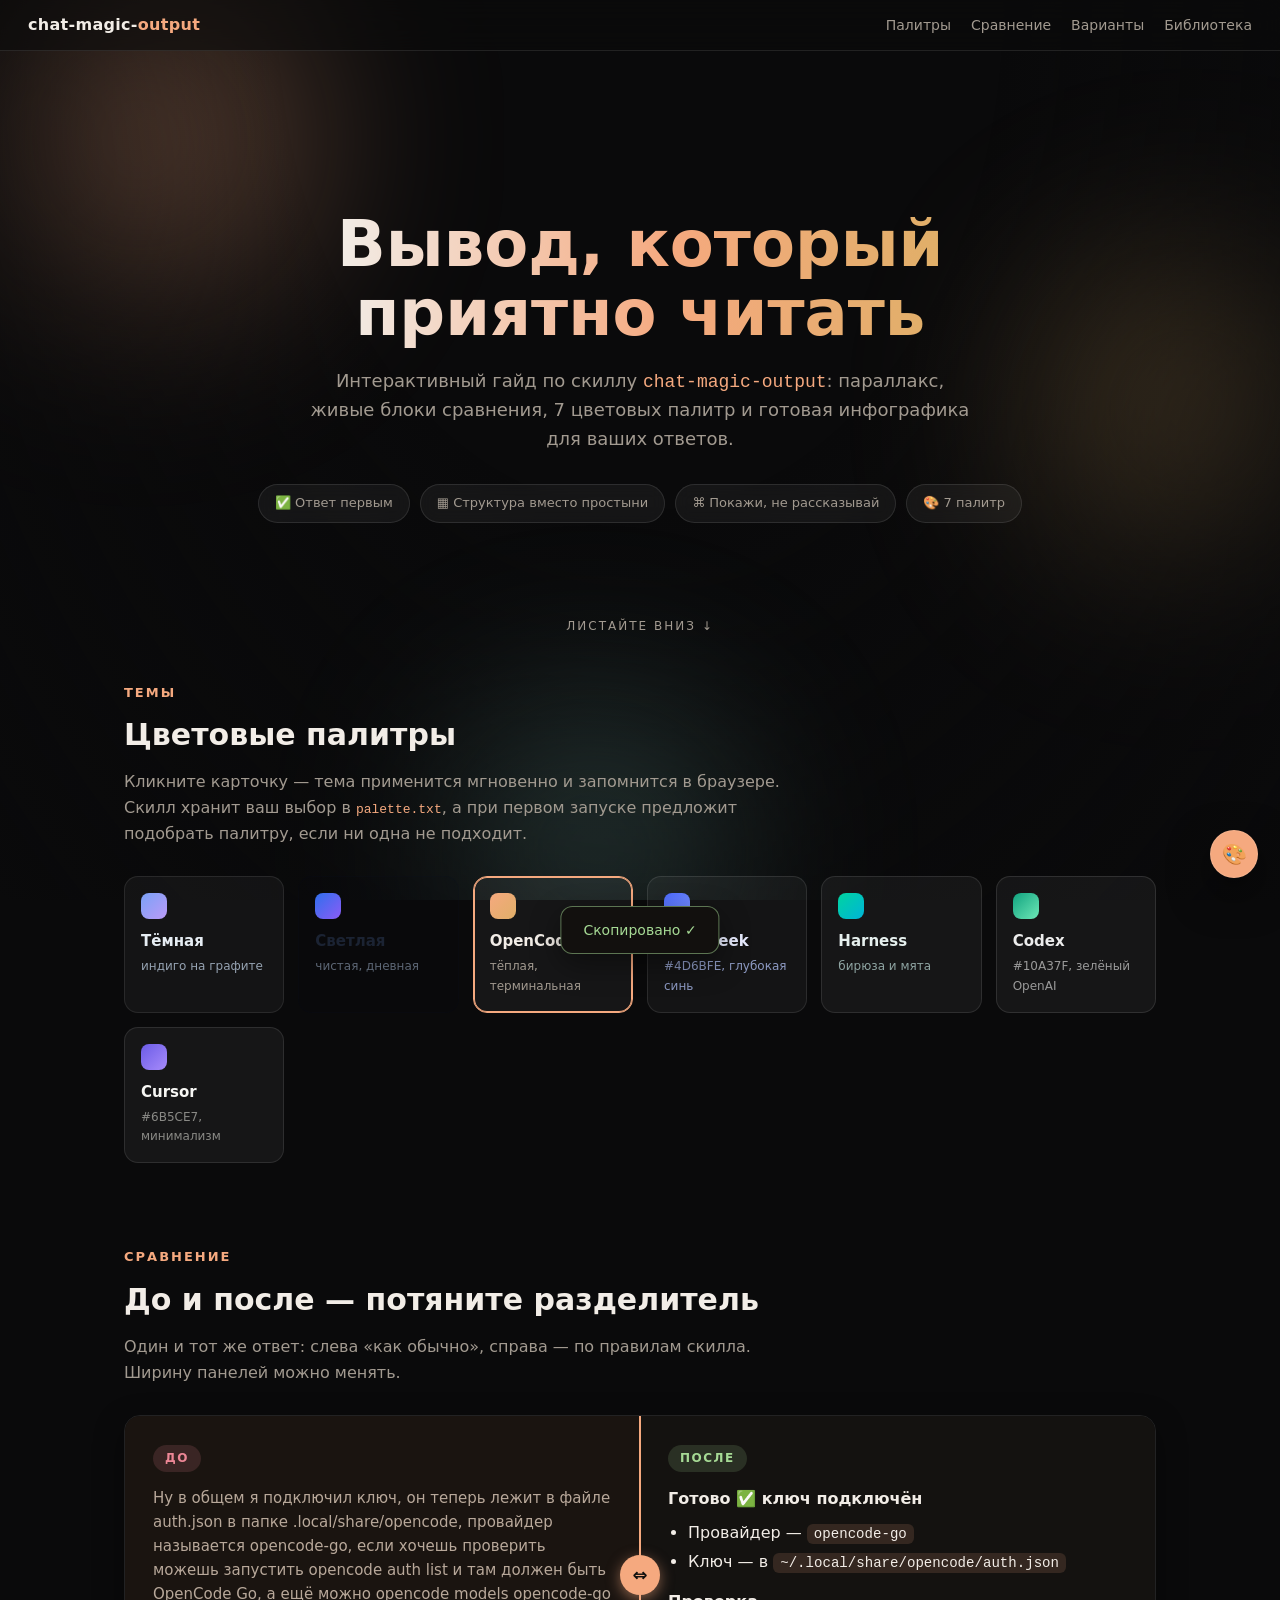
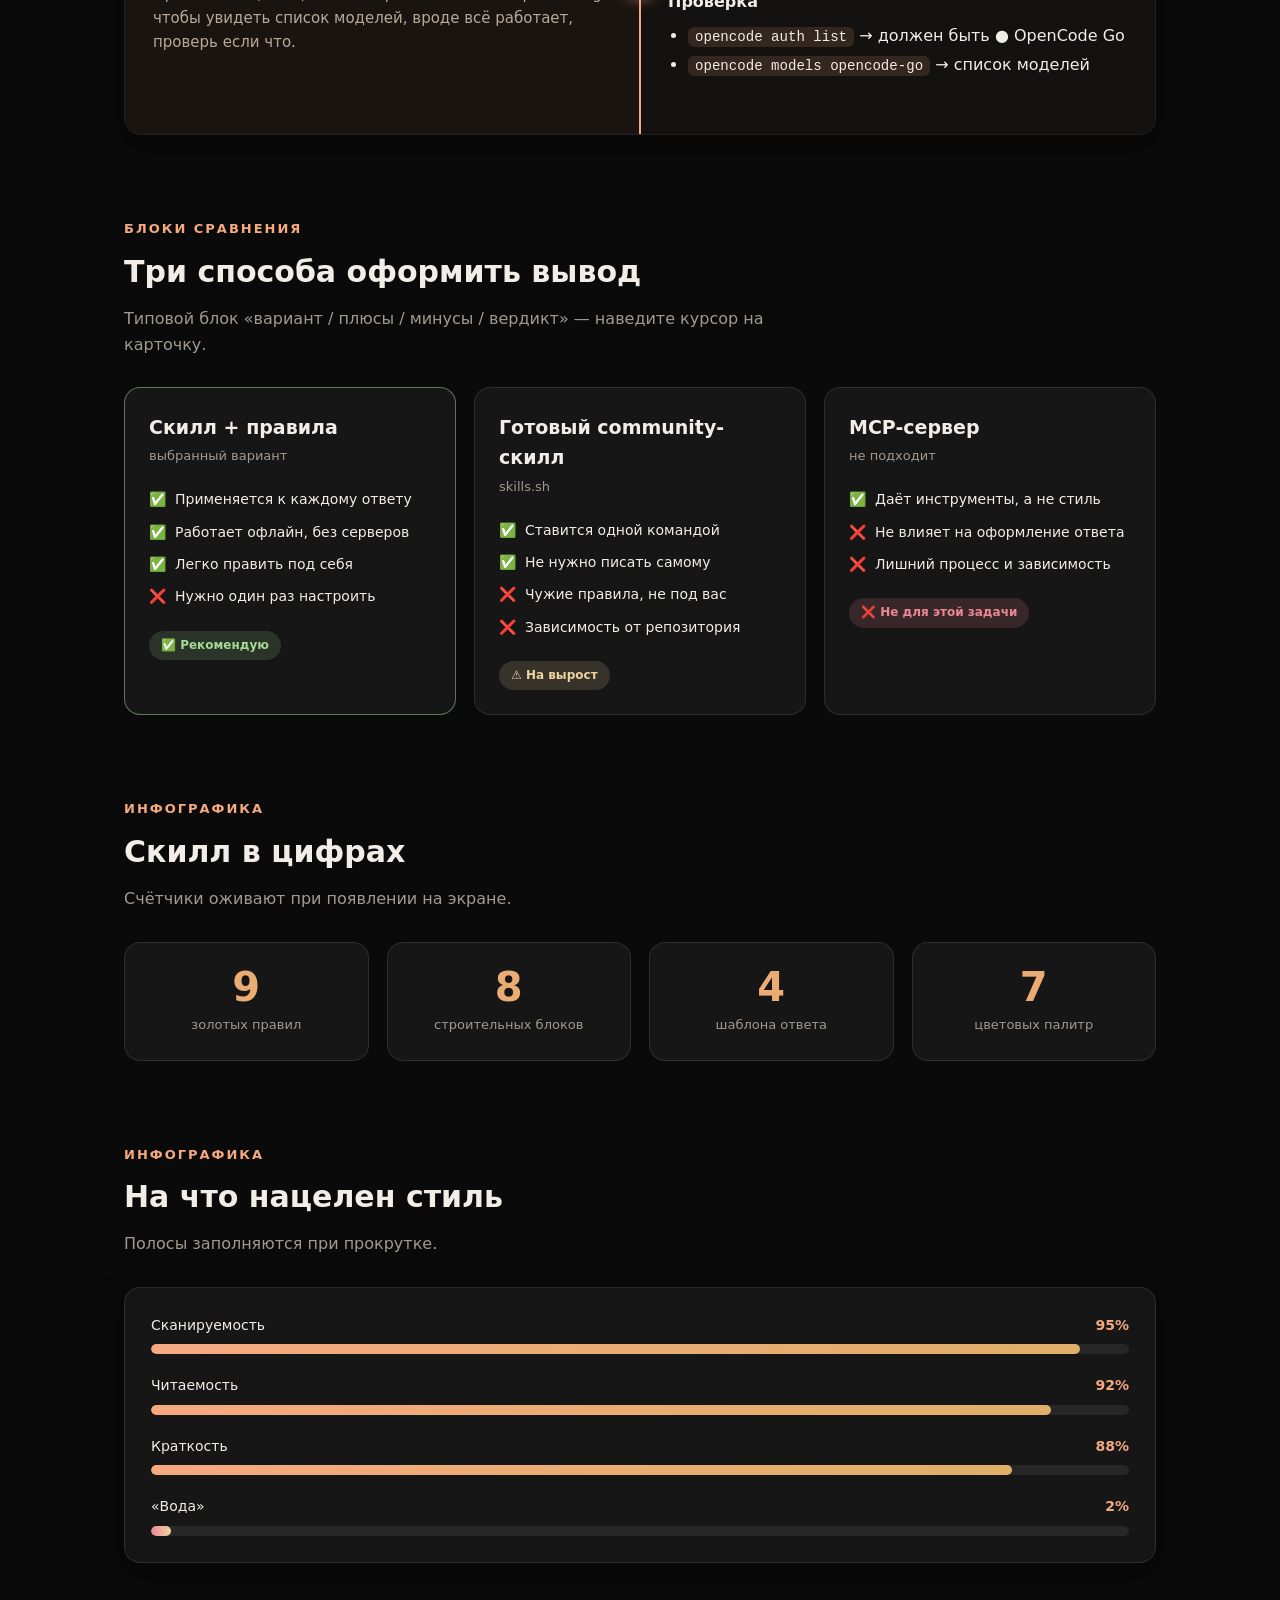
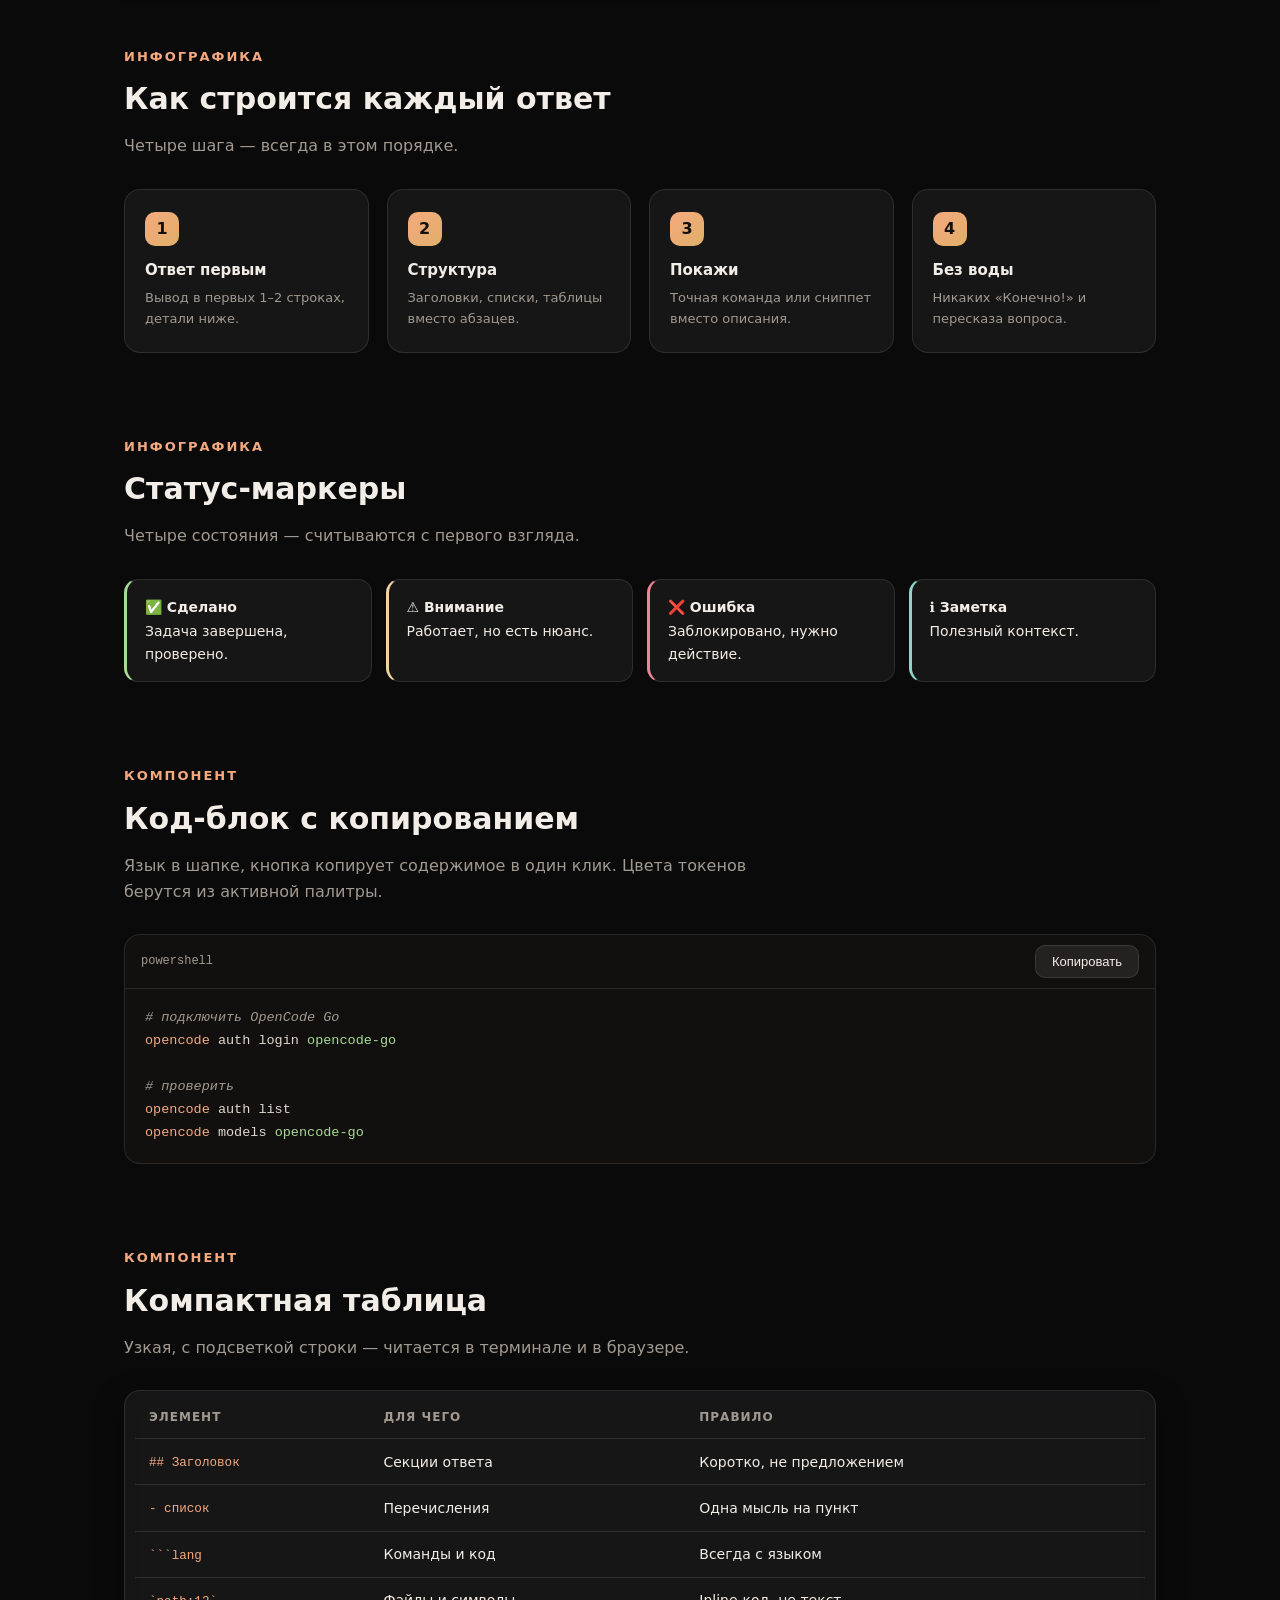
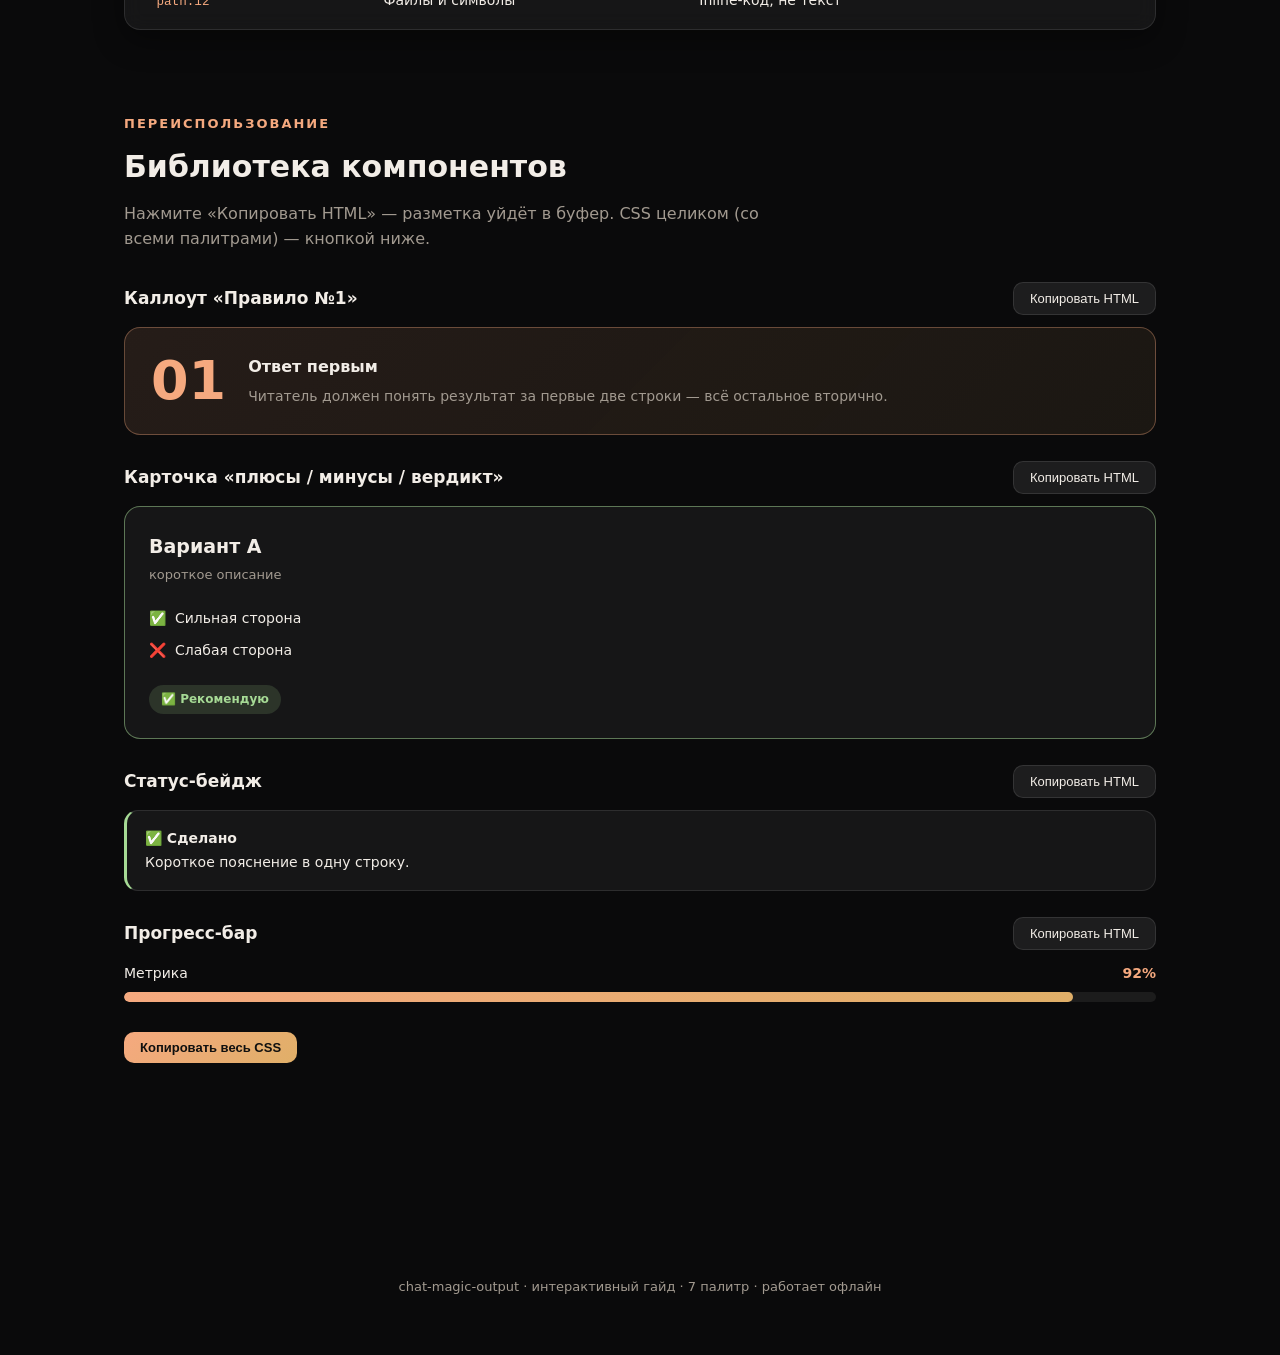
<file: index.html>
<!doctype html>
<html lang="ru">
<head>
<meta charset="utf-8">
<meta name="viewport" content="width=device-width, initial-scale=1">
<meta http-equiv="refresh" content="0; url=./demo.html">
<link rel="canonical" href="./demo.html">
<title>chat-magic-output — демо</title>
<style>
  html, body { height: 100%; margin: 0; }
  body {
    background: #0b0e14; color: #e6edf3;
    font-family: "Segoe UI", system-ui, sans-serif;
    display: grid; place-items: center;
  }
  a { color: #7aa2f7; }
</style>
</head>
<body>
  <p>Открываю демо… <a href="./demo.html">demo.html</a></p>
  <script>location.replace("./demo.html");</script>
</body>
</html>
</file>
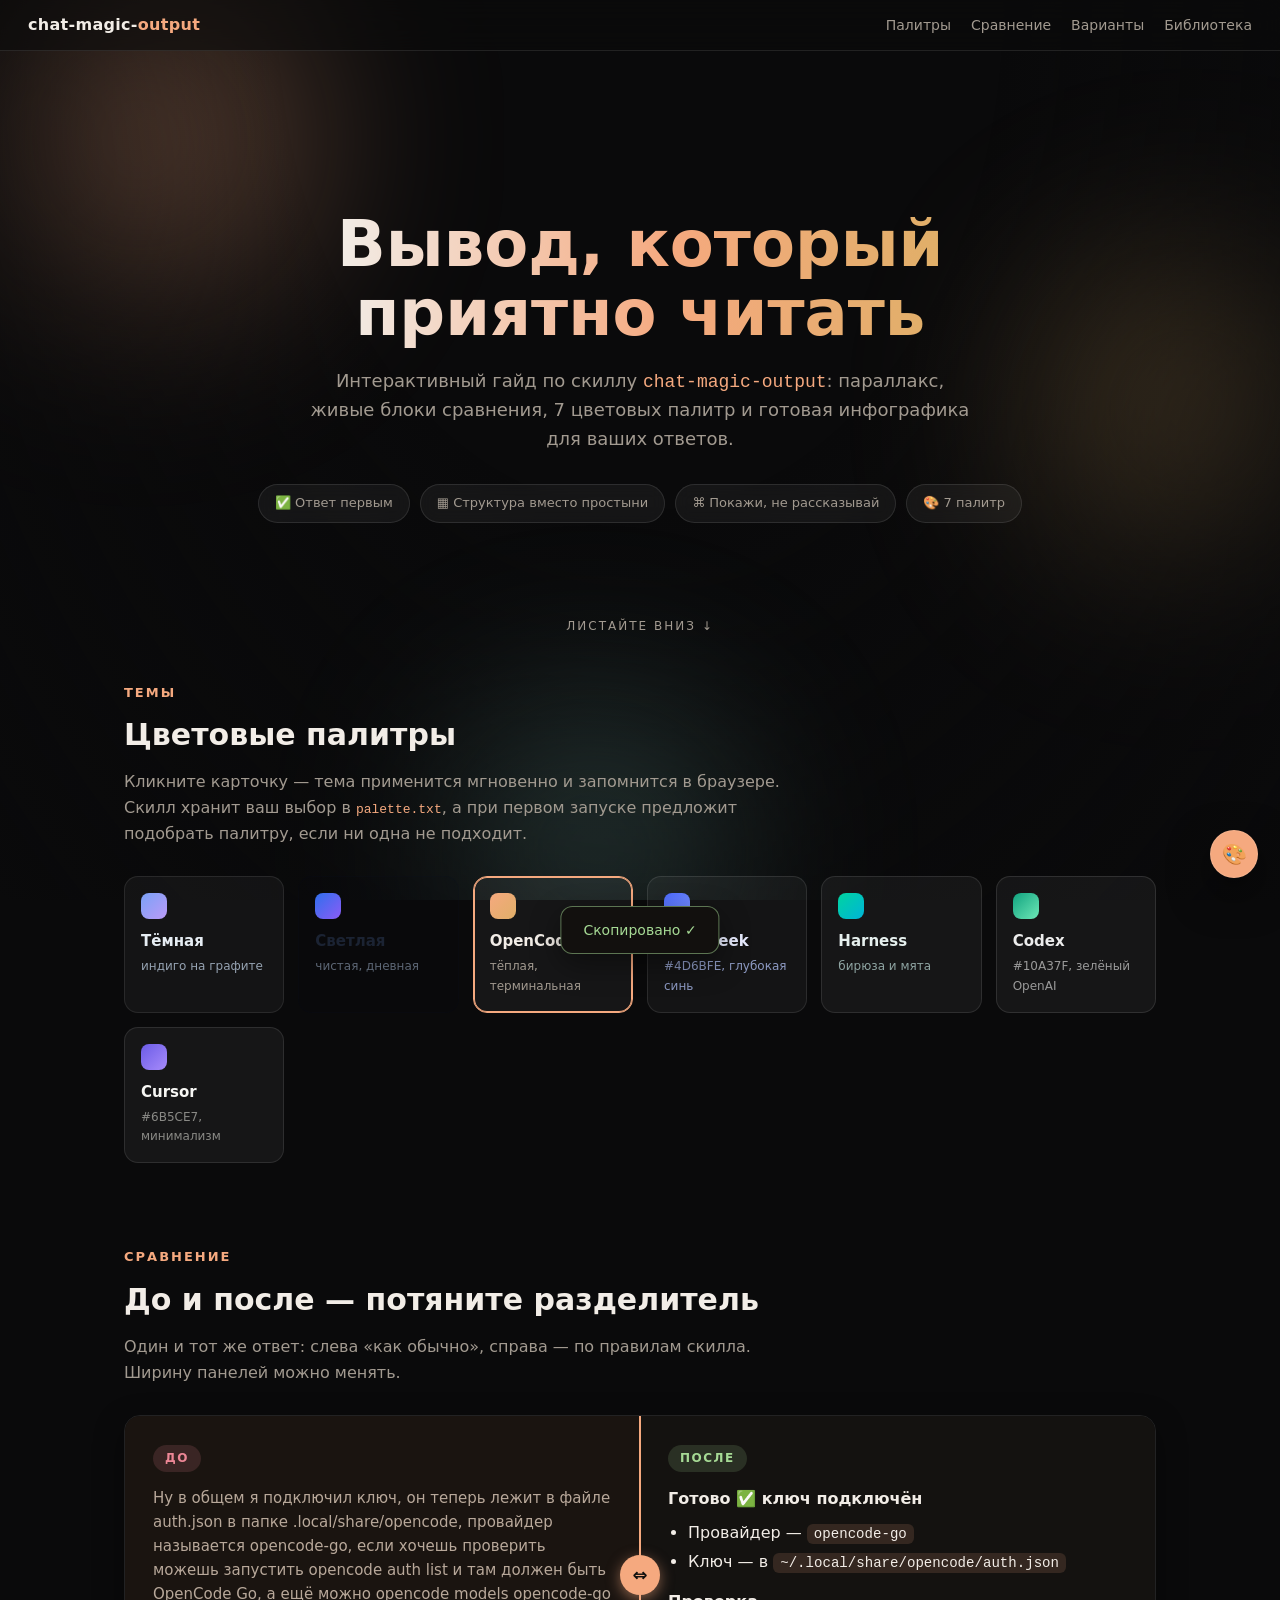
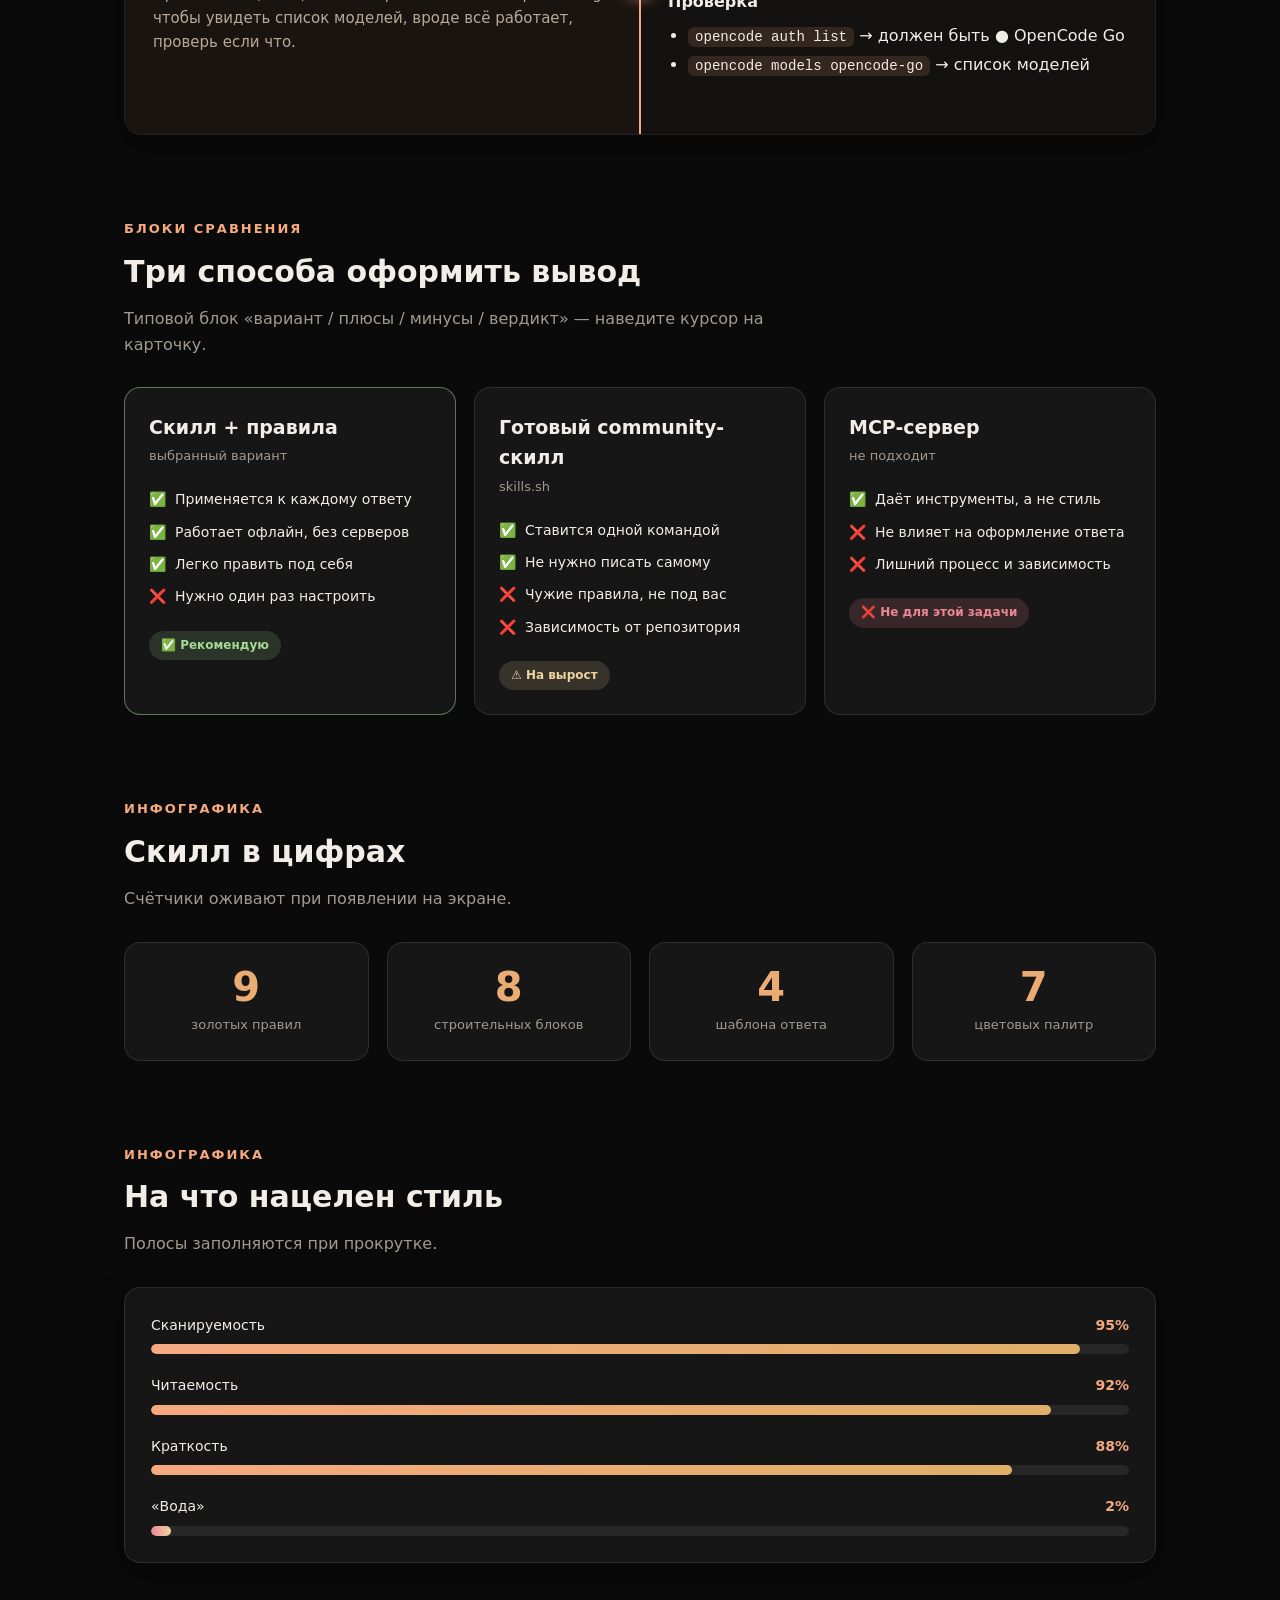
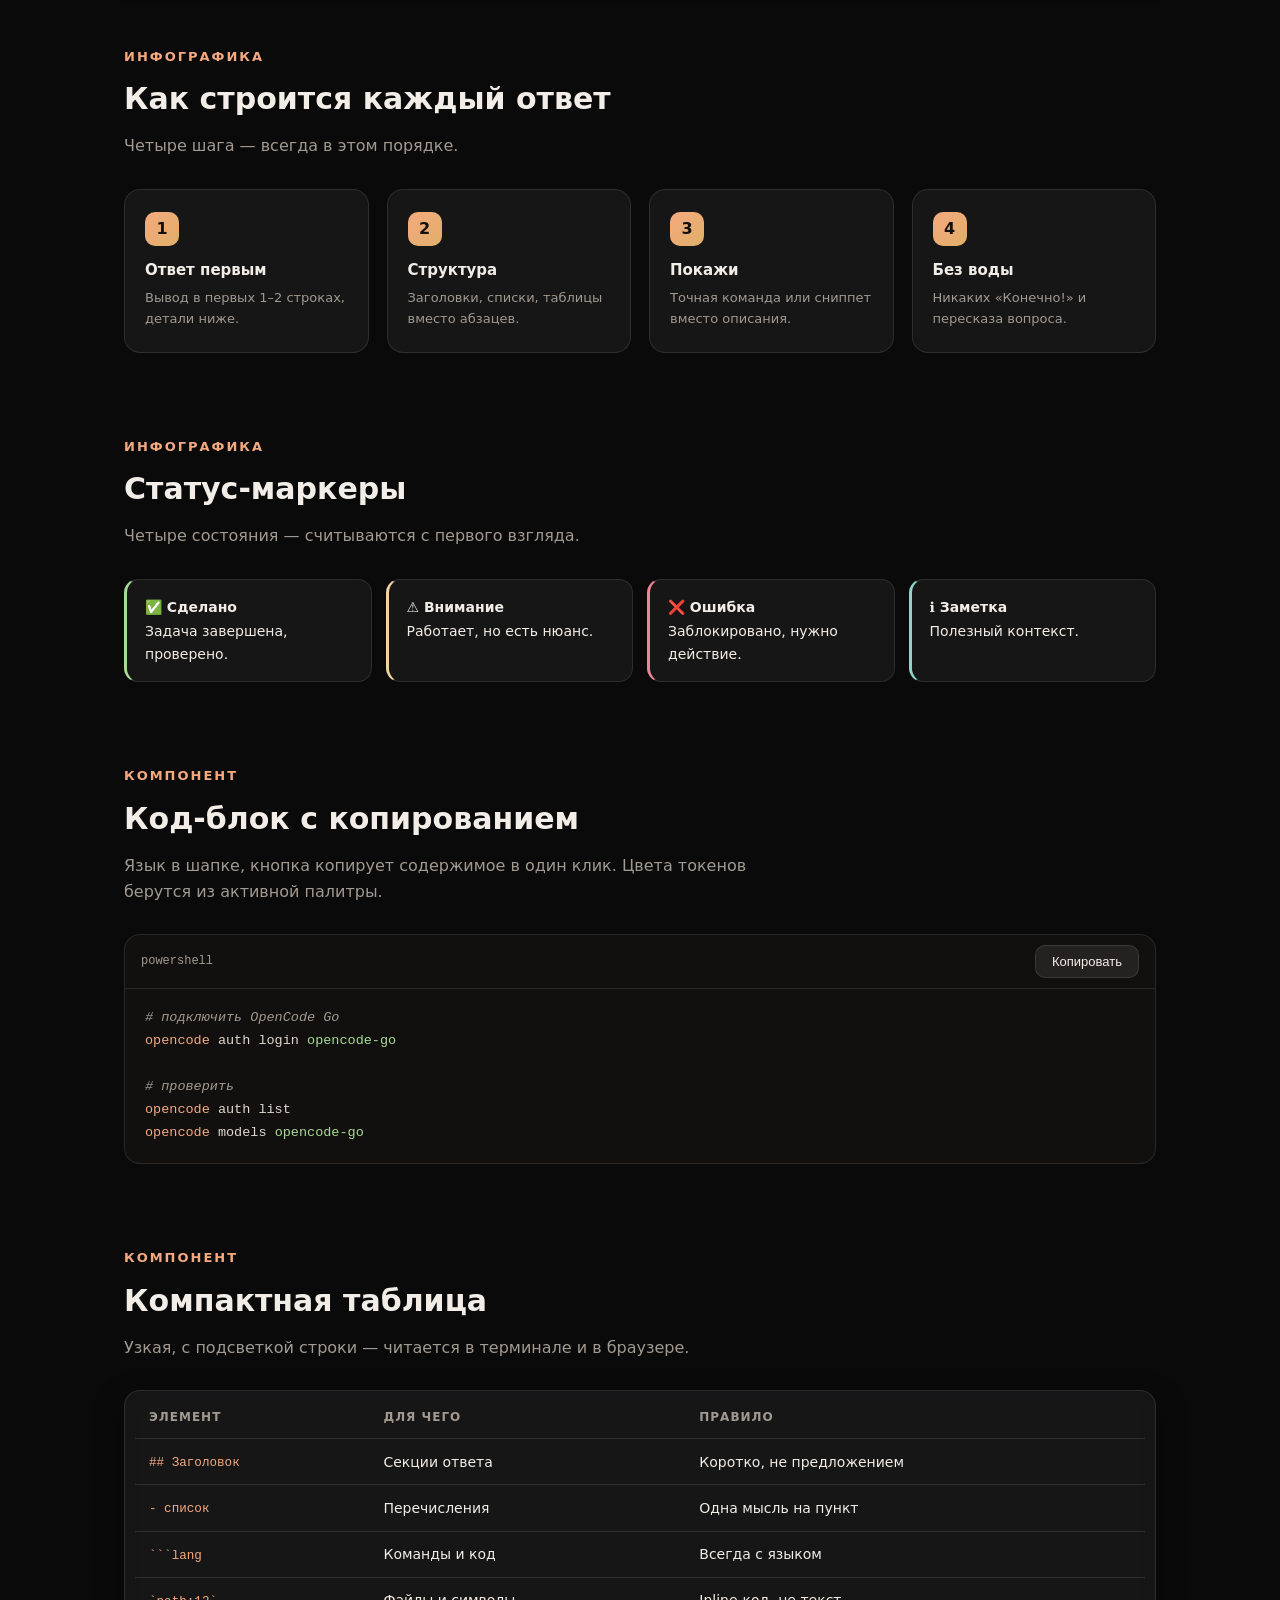
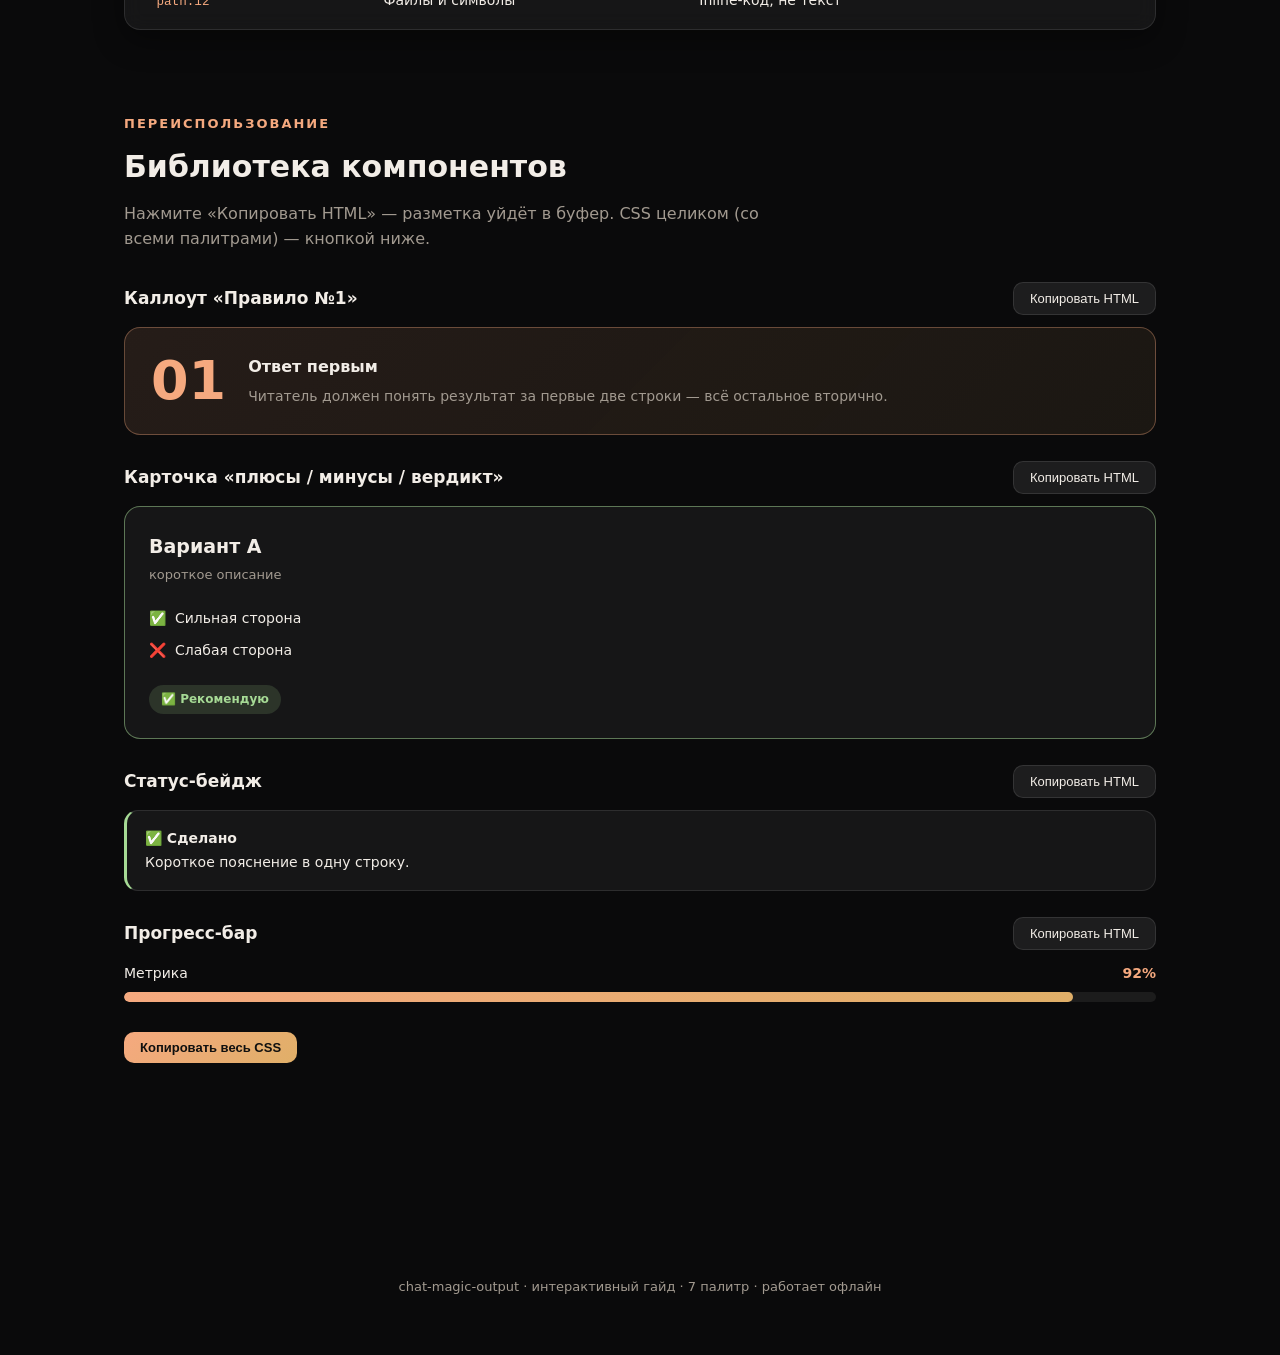
<file: demo.html>
<!doctype html>
<html lang="ru" data-theme="opencode">
<head>
<meta charset="utf-8">
<meta name="viewport" content="width=device-width, initial-scale=1">
<title>Chat Magic Output — интерактивный гайд</title>
<script>
  /* применить тему до отрисовки, чтобы не было вспышки.
     Приоритет: ?theme=... в URL → сохранённая → системная. */
  try {
    var forced = new URLSearchParams(location.search).get("theme");
    if (forced) {
      document.documentElement.dataset.theme = forced;
      document.documentElement.dataset.forced = "1";
    } else {
      var saved = localStorage.getItem("cmo-theme");
      if (saved) document.documentElement.dataset.theme = saved;
    }
  } catch (e) {}
</script>
<style>
  /* ============ ПАЛИТРЫ ============
     Тема задаётся атрибутом data-theme на <html>.
     Пресеты: dark, light, opencode, deepseek, harness, codex, cursor. */
  :root,
  [data-theme="dark"] {
    --bg: #0b0e14;
    --panel: rgba(255, 255, 255, 0.045);
    --panel-2: rgba(255, 255, 255, 0.07);
    --border: rgba(255, 255, 255, 0.09);
    --text: #e6edf3;
    --muted: #96a3b2;
    --accent: #7aa2f7;
    --accent-2: #bb9af7;
    --ok: #9ece6a;
    --warn: #e0af68;
    --err: #f7768e;
    --info: #7dcfff;
    --panel-before: #161210;
    --panel-after: #0f1420;
    --before-text: #b8a89a;
    --code-bg: #0d1117;
    --code-text: #c9d4e3;
    --nav-bg: rgba(11, 14, 20, 0.6);
    --vignette: rgba(11, 14, 20, 0.9);
    --blob-1: #7aa2f7;
    --blob-2: #bb9af7;
    --blob-3: #7dcfff;
    --on-accent: #0b0e14;
    --shadow: 0 10px 30px rgba(0, 0, 0, 0.35);
    --shadow-hover: 0 16px 40px rgba(0, 0, 0, 0.45);
  }

  [data-theme="light"] {
    --bg: #f6f7fb;
    --panel: rgba(15, 23, 42, 0.035);
    --panel-2: rgba(15, 23, 42, 0.06);
    --border: rgba(15, 23, 42, 0.12);
    --text: #1b2333;
    --muted: #5c6675;
    --accent: #2f6fed;
    --accent-2: #8b5cf6;
    --ok: #2f9e44;
    --warn: #b7791f;
    --err: #d6336c;
    --info: #1c7ed6;
    --panel-before: #f3ece4;
    --panel-after: #eef3fb;
    --before-text: #6b5f52;
    --code-bg: #eef1f7;
    --code-text: #243044;
    --nav-bg: rgba(246, 247, 251, 0.72);
    --vignette: rgba(246, 247, 251, 0.92);
    --blob-1: #a8c3fb;
    --blob-2: #cbb8fb;
    --blob-3: #a5dcf7;
    --on-accent: #ffffff;
    --shadow: 0 10px 30px rgba(15, 23, 42, 0.09);
    --shadow-hover: 0 16px 40px rgba(15, 23, 42, 0.15);
  }

  [data-theme="opencode"] {
    --bg: #0a0a0b;
    --panel: rgba(255, 255, 255, 0.05);
    --panel-2: rgba(255, 255, 255, 0.08);
    --border: rgba(255, 255, 255, 0.1);
    --text: #f2ede7;
    --muted: #a29a90;
    --accent: #f5a97f;
    --accent-2: #e0af68;
    --ok: #a6da95;
    --warn: #eed49f;
    --err: #ed8796;
    --info: #8bd5ca;
    --panel-before: #1a1410;
    --panel-after: #141210;
    --before-text: #b8a89a;
    --code-bg: #12100e;
    --code-text: #ded8cf;
    --nav-bg: rgba(10, 10, 11, 0.6);
    --vignette: rgba(10, 10, 11, 0.9);
    --blob-1: #f5a97f;
    --blob-2: #e0af68;
    --blob-3: #8bd5ca;
    --on-accent: #10100f;
    --shadow: 0 10px 30px rgba(0, 0, 0, 0.4);
    --shadow-hover: 0 16px 40px rgba(0, 0, 0, 0.5);
  }

  [data-theme="deepseek"] {
    --bg: #080d1f;
    --panel: rgba(255, 255, 255, 0.045);
    --panel-2: rgba(255, 255, 255, 0.075);
    --border: rgba(255, 255, 255, 0.1);
    --text: #e8ecff;
    --muted: #8e9bc4;
    --accent: #4d6bfe;
    --accent-2: #7b93ff;
    --ok: #4ade80;
    --warn: #fbbf24;
    --err: #fb7185;
    --info: #38bdf8;
    --panel-before: #181228;
    --panel-after: #0c1330;
    --before-text: #a9a0c9;
    --code-bg: #0a1130;
    --code-text: #cdd6ff;
    --nav-bg: rgba(8, 13, 31, 0.6);
    --vignette: rgba(8, 13, 31, 0.9);
    --blob-1: #4d6bfe;
    --blob-2: #7b93ff;
    --blob-3: #38bdf8;
    --on-accent: #ffffff;
    --shadow: 0 10px 30px rgba(0, 0, 0, 0.4);
    --shadow-hover: 0 16px 40px rgba(0, 0, 0, 0.5);
  }

  [data-theme="harness"] {
    --bg: #0a1017;
    --panel: rgba(255, 255, 255, 0.05);
    --panel-2: rgba(255, 255, 255, 0.08);
    --border: rgba(255, 255, 255, 0.1);
    --text: #e6f0ee;
    --muted: #8fa5a3;
    --accent: #00d4a0;
    --accent-2: #00b4d8;
    --ok: #22c55e;
    --warn: #f59e0b;
    --err: #ef4444;
    --info: #38bdf8;
    --panel-before: #101a18;
    --panel-after: #0c1620;
    --before-text: #93a8a4;
    --code-bg: #0b1418;
    --code-text: #cfe8e3;
    --nav-bg: rgba(10, 16, 23, 0.6);
    --vignette: rgba(10, 16, 23, 0.9);
    --blob-1: #00d4a0;
    --blob-2: #00b4d8;
    --blob-3: #22c55e;
    --on-accent: #04120e;
    --shadow: 0 10px 30px rgba(0, 0, 0, 0.4);
    --shadow-hover: 0 16px 40px rgba(0, 0, 0, 0.5);
  }

  [data-theme="codex"] {
    --bg: #0d0d0d;
    --panel: rgba(255, 255, 255, 0.05);
    --panel-2: rgba(255, 255, 255, 0.08);
    --border: rgba(255, 255, 255, 0.11);
    --text: #ececec;
    --muted: #9a9a9a;
    --accent: #10a37f;
    --accent-2: #6ee7b7;
    --ok: #10a37f;
    --warn: #d29922;
    --err: #f85149;
    --info: #58a6ff;
    --panel-before: #161412;
    --panel-after: #101413;
    --before-text: #a39a90;
    --code-bg: #0a0a0a;
    --code-text: #d6d6d6;
    --nav-bg: rgba(13, 13, 13, 0.6);
    --vignette: rgba(13, 13, 13, 0.9);
    --blob-1: #10a37f;
    --blob-2: #6ee7b7;
    --blob-3: #58a6ff;
    --on-accent: #05140f;
    --shadow: 0 10px 30px rgba(0, 0, 0, 0.42);
    --shadow-hover: 0 16px 40px rgba(0, 0, 0, 0.52);
  }

  [data-theme="cursor"] {
    --bg: #0a0a0a;
    --panel: rgba(255, 255, 255, 0.05);
    --panel-2: rgba(255, 255, 255, 0.08);
    --border: rgba(255, 255, 255, 0.1);
    --text: #f7f7f4;
    --muted: #8a8a86;
    --accent: #6b5ce7;
    --accent-2: #a78bfa;
    --ok: #4ade80;
    --warn: #f5c451;
    --err: #f87171;
    --info: #60a5fa;
    --panel-before: #141310;
    --panel-after: #101018;
    --before-text: #9b968c;
    --code-bg: #0e0e10;
    --code-text: #dcdcd8;
    --nav-bg: rgba(10, 10, 10, 0.6);
    --vignette: rgba(10, 10, 10, 0.9);
    --blob-1: #6b5ce7;
    --blob-2: #a78bfa;
    --blob-3: #60a5fa;
    --on-accent: #ffffff;
    --shadow: 0 10px 30px rgba(0, 0, 0, 0.42);
    --shadow-hover: 0 16px 40px rgba(0, 0, 0, 0.52);
  }

  :root {
    --radius: 16px;
    --mono: "Cascadia Code", "JetBrains Mono", Consolas, monospace;
  }

  * { box-sizing: border-box; }

  html { scroll-behavior: smooth; }

  body {
    margin: 0;
    background: var(--bg);
    color: var(--text);
    font-family: "Segoe UI", system-ui, -apple-system, sans-serif;
    line-height: 1.6;
    overflow-x: hidden;
    transition: background 0.35s ease, color 0.35s ease;
  }

  /* ---------- фон: параллакс-блобы ---------- */
  .bg { position: fixed; inset: 0; z-index: -1; overflow: hidden; }
  .blob {
    position: absolute;
    border-radius: 50%;
    filter: blur(90px);
    opacity: 0.5;
    will-change: transform;
    transition: background 0.35s ease;
  }
  .blob-1 { width: 520px; height: 520px; left: -120px; top: -120px; background: radial-gradient(circle, var(--blob-1), transparent 65%); }
  .blob-2 { width: 460px; height: 460px; right: -140px; top: 20%; background: radial-gradient(circle, var(--blob-2), transparent 65%); }
  .blob-3 { width: 420px; height: 420px; left: 30%; bottom: -160px; background: radial-gradient(circle, var(--blob-3), transparent 65%); }
  .bg::after {
    content: "";
    position: absolute; inset: 0;
    background: radial-gradient(ellipse at 50% 0%, transparent 40%, var(--vignette) 100%);
  }

  /* ---------- навигация ---------- */
  nav {
    position: sticky; top: 0; z-index: 50;
    display: flex; align-items: center; gap: 20px;
    padding: 12px 28px;
    background: var(--nav-bg);
    backdrop-filter: blur(14px);
    border-bottom: 1px solid var(--border);
  }
  nav .logo { font-weight: 700; letter-spacing: 0.3px; }
  nav .logo span { color: var(--accent); }
  nav a { color: var(--muted); text-decoration: none; font-size: 14px; transition: color 0.2s; }
  nav a:hover { color: var(--text); }
  nav .spacer { flex: 1; }
  @media (max-width: 720px) { nav a { display: none; } }

  /* ---------- hero ---------- */
  .hero {
    min-height: 68vh;
    display: flex; flex-direction: column; justify-content: center; align-items: center;
    text-align: center; padding: 80px 24px 60px;
    position: relative;
  }
  .hero h1 {
    font-size: clamp(34px, 6vw, 64px);
    line-height: 1.08;
    margin: 0 0 18px;
    background: linear-gradient(90deg, var(--text), var(--accent) 55%, var(--accent-2));
    -webkit-background-clip: text;
    background-clip: text;
    color: transparent;
    will-change: transform;
  }
  .hero p { max-width: 660px; color: var(--muted); font-size: 18px; margin: 0 0 30px; }
  .hero p code { color: var(--accent); }
  .chips { display: flex; gap: 10px; flex-wrap: wrap; justify-content: center; }
  .chip {
    padding: 8px 16px;
    border: 1px solid var(--border);
    border-radius: 999px;
    background: var(--panel);
    backdrop-filter: blur(8px);
    font-size: 13px;
    color: var(--muted);
    animation: float 5s ease-in-out infinite;
  }
  .chip:nth-child(2) { animation-delay: 0.8s; }
  .chip:nth-child(3) { animation-delay: 1.6s; }
  .chip:nth-child(4) { animation-delay: 2.4s; }
  @keyframes float { 0%, 100% { transform: translateY(0); } 50% { transform: translateY(-8px); } }

  .scroll-hint {
    position: absolute; bottom: 26px; left: 50%; transform: translateX(-50%);
    color: var(--muted); font-size: 12px; letter-spacing: 2px; text-transform: uppercase;
    animation: float 3s ease-in-out infinite;
  }

  /* ---------- каркас ---------- */
  main { max-width: 1080px; margin: 0 auto; padding: 20px 24px 90px; }
  section { margin-bottom: 84px; }

  .kicker {
    color: var(--accent); font-size: 13px; font-weight: 600;
    letter-spacing: 2px; text-transform: uppercase; margin-bottom: 8px;
  }
  h2 { font-size: 30px; margin: 0 0 10px; }
  .lead { color: var(--muted); max-width: 680px; margin: 0 0 30px; }
  .lead code { color: var(--accent); }

  .card {
    background: var(--panel);
    border: 1px solid var(--border);
    border-radius: var(--radius);
    padding: 26px;
    box-shadow: var(--shadow);
    backdrop-filter: blur(10px);
    transition: background 0.35s ease, border-color 0.35s ease;
  }

  /* появление при скролле */
  .reveal { opacity: 0; transform: translateY(22px); transition: opacity 0.7s ease, transform 0.7s ease; }
  .reveal.in { opacity: 1; transform: none; }
  .reveal.d1 { transition-delay: 0.08s; }
  .reveal.d2 { transition-delay: 0.16s; }
  .reveal.d3 { transition-delay: 0.24s; }

  /* ---------- сравнение До/После (resizable split) ---------- */
  .split {
    position: relative;
    display: flex;
    border-radius: var(--radius);
    overflow: hidden;
    border: 1px solid var(--border);
    box-shadow: var(--shadow);
    min-height: 320px;
  }
  .split-pane { padding: 28px; min-width: 0; transition: background 0.35s ease; }
  .split-before { background: var(--panel-before); flex: 0 0 var(--pos, 50%); }
  .split-after { background: var(--panel-after); flex: 1 1 0; }
  .split-divider {
    position: absolute; top: 0; bottom: 0; left: var(--pos, 50%);
    width: 2px; background: var(--accent);
    transform: translateX(-1px);
    pointer-events: none; z-index: 2;
  }
  .split-divider::after {
    content: "⇔";
    position: absolute; top: 50%; left: 50%;
    transform: translate(-50%, -50%);
    width: 40px; height: 40px;
    display: grid; place-items: center;
    background: var(--accent); color: var(--on-accent);
    border-radius: 50%; font-size: 18px; font-weight: 700;
    box-shadow: 0 4px 14px color-mix(in srgb, var(--accent) 50%, transparent);
  }
  .split-range {
    position: absolute; inset: 0;
    width: 100%; height: 100%;
    opacity: 0; cursor: ew-resize; margin: 0; z-index: 3;
  }
  .split-tag {
    display: inline-block; font-size: 12px; font-weight: 700;
    letter-spacing: 1.5px; text-transform: uppercase;
    padding: 4px 12px; border-radius: 999px; margin-bottom: 14px;
  }
  .split-before .split-tag { background: color-mix(in srgb, var(--err) 15%, transparent); color: var(--err); }
  .split-after .split-tag { background: color-mix(in srgb, var(--ok) 15%, transparent); color: var(--ok); }
  .split-before p { color: var(--before-text); font-size: 15px; margin: 0; }
  .split-after h4 { margin: 0 0 8px; }
  .split-after ul { margin: 0 0 14px; padding-left: 20px; }
  .split-after li { margin-bottom: 4px; }
  .split-after code, .split-before code {
    font-family: var(--mono); font-size: 0.88em;
    background: color-mix(in srgb, var(--accent) 14%, transparent);
    padding: 2px 7px; border-radius: 6px;
    word-break: break-word;
  }
  @media (max-width: 720px) {
    .split { flex-direction: column; }
    .split-before { flex: none; }
    .split-divider, .split-range { display: none; }
  }

  /* ---------- палитры ---------- */
  .pal-grid { display: grid; grid-template-columns: repeat(auto-fit, minmax(158px, 1fr)); gap: 14px; }
  .pal {
    display: flex; flex-direction: column; align-items: flex-start; gap: 4px;
    padding: 16px; cursor: pointer; text-align: left;
    border: 1px solid var(--border);
    border-radius: 14px;
    background: var(--panel);
    color: var(--text);
    font: inherit;
    transition: transform 0.2s ease, border-color 0.2s ease, box-shadow 0.2s ease;
  }
  .pal:hover { transform: translateY(-4px); border-color: color-mix(in srgb, var(--accent) 45%, transparent); box-shadow: var(--shadow-hover); }
  .pal.active { border-color: var(--accent); box-shadow: 0 0 0 1px var(--accent) inset; }
  .pal-dot { width: 26px; height: 26px; border-radius: 8px; margin-bottom: 6px; }
  .pal-name { font-weight: 700; font-size: 15px; }
  .pal-sub { color: var(--muted); font-size: 12px; }

  /* ---------- карточки сравнения вариантов ---------- */
  .grid-3 { display: grid; grid-template-columns: repeat(3, 1fr); gap: 18px; }
  @media (max-width: 860px) { .grid-3 { grid-template-columns: 1fr; } }
  .opt {
    background: var(--panel);
    border: 1px solid var(--border);
    border-radius: var(--radius);
    padding: 24px;
    transition: transform 0.25s ease, border-color 0.25s ease, box-shadow 0.25s ease;
  }
  .opt:hover { transform: translateY(-6px); border-color: color-mix(in srgb, var(--accent) 45%, transparent); box-shadow: var(--shadow-hover); }
  .opt.best { border-color: color-mix(in srgb, var(--ok) 50%, transparent); }
  .opt h3 { margin: 0 0 4px; font-size: 19px; }
  .opt .sub { color: var(--muted); font-size: 13px; margin-bottom: 16px; }
  .opt ul { list-style: none; margin: 0 0 18px; padding: 0; font-size: 14px; }
  .opt li { padding: 5px 0 5px 26px; position: relative; }
  .opt li::before { position: absolute; left: 0; }
  .opt li.plus::before { content: "✅"; }
  .opt li.minus::before { content: "❌"; }
  .verdict {
    display: inline-block; font-size: 12px; font-weight: 700;
    padding: 5px 12px; border-radius: 999px;
  }
  .verdict.ok { background: color-mix(in srgb, var(--ok) 15%, transparent); color: var(--ok); }
  .verdict.warn { background: color-mix(in srgb, var(--warn) 15%, transparent); color: var(--warn); }
  .verdict.err { background: color-mix(in srgb, var(--err) 15%, transparent); color: var(--err); }

  /* ---------- статистика (счётчики) ---------- */
  .grid-4 { display: grid; grid-template-columns: repeat(4, 1fr); gap: 18px; }
  @media (max-width: 860px) { .grid-4 { grid-template-columns: repeat(2, 1fr); } }
  .stat {
    background: var(--panel);
    border: 1px solid var(--border);
    border-radius: var(--radius);
    padding: 24px 20px;
    text-align: center;
  }
  .stat .num {
    font-size: 40px; font-weight: 800; line-height: 1;
    background: linear-gradient(90deg, var(--accent), var(--accent-2));
    -webkit-background-clip: text; background-clip: text; color: transparent;
  }
  .stat .lbl { color: var(--muted); font-size: 13px; margin-top: 8px; }

  /* ---------- прогресс-бары ---------- */
  .bar-row { margin-bottom: 20px; }
  .bar-row .bar-head { display: flex; justify-content: space-between; font-size: 14px; margin-bottom: 8px; }
  .bar-row .bar-head b { color: var(--accent); }
  .bar-track { height: 10px; border-radius: 999px; background: color-mix(in srgb, var(--text) 8%, transparent); overflow: hidden; }
  .bar-fill {
    height: 100%; width: 0;
    border-radius: 999px;
    background: linear-gradient(90deg, var(--accent), var(--accent-2));
    transition: width 1.1s cubic-bezier(0.22, 1, 0.36, 1);
  }

  /* ---------- таймлайн шагов ---------- */
  .steps { display: grid; grid-template-columns: repeat(4, 1fr); gap: 18px; counter-reset: step; }
  @media (max-width: 860px) { .steps { grid-template-columns: 1fr 1fr; } }
  .step {
    background: var(--panel);
    border: 1px solid var(--border);
    border-radius: var(--radius);
    padding: 22px 20px;
    position: relative;
  }
  .step::before {
    counter-increment: step;
    content: counter(step);
    display: grid; place-items: center;
    width: 34px; height: 34px;
    border-radius: 10px;
    background: linear-gradient(135deg, var(--accent), var(--accent-2));
    color: var(--on-accent); font-weight: 800;
    margin-bottom: 12px;
  }
  .step h4 { margin: 0 0 6px; font-size: 15px; }
  .step p { margin: 0; color: var(--muted); font-size: 13px; }

  /* ---------- статус-карточки ---------- */
  .status-grid { display: grid; grid-template-columns: repeat(4, 1fr); gap: 14px; }
  @media (max-width: 860px) { .status-grid { grid-template-columns: 1fr 1fr; } }
  .status {
    border-radius: 14px; padding: 16px 18px;
    border: 1px solid var(--border);
    background: var(--panel);
    font-size: 14px;
  }
  .status b { display: block; margin-bottom: 2px; }
  .status.ok { border-left: 3px solid var(--ok); }
  .status.warn { border-left: 3px solid var(--warn); }
  .status.err { border-left: 3px solid var(--err); }
  .status.info { border-left: 3px solid var(--info); }

  /* ---------- код-блок ---------- */
  .codeblock {
    background: var(--code-bg);
    border: 1px solid var(--border);
    border-radius: var(--radius);
    overflow: hidden;
    transition: background 0.35s ease;
  }
  .codeblock .cb-head {
    display: flex; align-items: center; justify-content: space-between;
    padding: 10px 16px;
    border-bottom: 1px solid var(--border);
    color: var(--muted); font-size: 12px; font-family: var(--mono);
  }
  .codeblock pre {
    margin: 0; padding: 18px 20px;
    font-family: var(--mono); font-size: 13.5px; line-height: 1.7;
    overflow-x: auto; color: var(--code-text);
  }
  .tok-k { color: var(--accent-2); }
  .tok-s { color: var(--ok); }
  .tok-c { color: var(--muted); font-style: italic; }
  .tok-f { color: var(--accent); }

  /* ---------- таблица ---------- */
  table { width: 100%; border-collapse: collapse; font-size: 14px; }
  th, td { text-align: left; padding: 11px 14px; border-bottom: 1px solid var(--border); }
  th { color: var(--muted); font-size: 12px; letter-spacing: 1px; text-transform: uppercase; }
  tr:last-child td { border-bottom: none; }
  tbody tr { transition: background 0.15s; }
  tbody tr:hover { background: color-mix(in srgb, var(--text) 5%, transparent); }
  td code, td code { font-family: var(--mono); font-size: 0.9em; color: var(--accent); }

  /* ---------- библиотека компонентов ---------- */
  .component { margin-bottom: 26px; }
  .component-head {
    display: flex; align-items: center; justify-content: space-between;
    margin-bottom: 12px;
  }
  .component-head h3 { margin: 0; font-size: 17px; }
  .btn {
    border: 1px solid var(--border);
    background: var(--panel-2);
    color: var(--text);
    padding: 8px 16px;
    border-radius: 10px;
    font-size: 13px;
    cursor: pointer;
    transition: background 0.2s, transform 0.15s;
  }
  .btn:hover { background: color-mix(in srgb, var(--accent) 18%, transparent); }
  .btn:active { transform: scale(0.96); }
  .btn.primary { background: linear-gradient(135deg, var(--accent), var(--accent-2)); color: var(--on-accent); border: none; font-weight: 700; }

  .callout {
    border-radius: var(--radius);
    border: 1px solid color-mix(in srgb, var(--accent) 35%, transparent);
    background: linear-gradient(135deg,
      color-mix(in srgb, var(--accent) 12%, transparent),
      color-mix(in srgb, var(--accent-2) 8%, transparent));
    padding: 26px;
    display: flex; gap: 22px; align-items: center;
  }
  .callout .big { font-size: 54px; font-weight: 800; color: var(--accent); line-height: 1; }
  .callout h4 { margin: 0 0 6px; }
  .callout p { margin: 0; color: var(--muted); font-size: 14px; }

  /* ---------- плавающий переключатель тем ---------- */
  .theme-fab {
    position: fixed; right: 22px; bottom: 22px; z-index: 90;
    display: flex; flex-direction: column; align-items: flex-end; gap: 10px;
  }
  .fab {
    width: 48px; height: 48px; border-radius: 50%;
    border: 1px solid var(--border);
    background: var(--accent); color: var(--on-accent);
    font-size: 20px; cursor: pointer;
    box-shadow: var(--shadow-hover);
    transition: transform 0.2s ease;
  }
  .fab:hover { transform: scale(1.08) rotate(-8deg); }
  .theme-panel {
    display: none;
    flex-direction: column; gap: 6px;
    padding: 10px;
    background: var(--code-bg);
    border: 1px solid var(--border);
    border-radius: 14px;
    box-shadow: var(--shadow-hover);
    width: 190px;
  }
  .theme-panel.open { display: flex; }
  .theme-panel .tp-title { color: var(--muted); font-size: 11px; letter-spacing: 1.5px; text-transform: uppercase; padding: 4px 8px 6px; }
  .swatch {
    display: flex; align-items: center; gap: 10px;
    padding: 7px 10px; cursor: pointer;
    border: 1px solid transparent; border-radius: 9px;
    background: transparent; color: var(--text); font: inherit; font-size: 13px;
    text-align: left; width: 100%;
  }
  .swatch:hover { background: color-mix(in srgb, var(--text) 6%, transparent); }
  .swatch.active { border-color: var(--accent); }
  .swatch .dot { width: 16px; height: 16px; border-radius: 5px; flex: none; }

  /* тост */
  .toast {
    position: fixed; bottom: 26px; left: 50%;
    transform: translate(-50%, 80px);
    background: var(--code-bg);
    border: 1px solid color-mix(in srgb, var(--ok) 50%, transparent);
    color: var(--ok);
    padding: 12px 22px;
    border-radius: 12px;
    font-size: 14px;
    box-shadow: var(--shadow);
    transition: transform 0.35s cubic-bezier(0.22, 1, 0.36, 1);
    z-index: 100;
    pointer-events: none;
  }
  .toast.show { transform: translate(-50%, 0); }

  footer { text-align: center; color: var(--muted); font-size: 13px; padding: 40px 0 60px; }

  @media (prefers-reduced-motion: reduce) {
    *, *::before, *::after { animation: none !important; transition: none !important; }
    .reveal { opacity: 1; transform: none; }
  }
</style>
</head>
<body>

<div class="bg">
  <div class="blob blob-1" data-depth="0.06"></div>
  <div class="blob blob-2" data-depth="0.1"></div>
  <div class="blob blob-3" data-depth="0.14"></div>
</div>

<nav>
  <div class="logo">chat-magic-<span>output</span></div>
  <div class="spacer"></div>
  <a href="#palettes">Палитры</a>
  <a href="#compare">Сравнение</a>
  <a href="#options">Варианты</a>
  <a href="#library">Библиотека</a>
</nav>

<header class="hero">
  <h1 id="heroTitle">Вывод, который<br>приятно читать</h1>
  <p>Интерактивный гайд по скиллу <code>chat-magic-output</code>: параллакс, живые блоки сравнения, 7 цветовых палитр и готовая инфографика для ваших ответов.</p>
  <div class="chips">
    <div class="chip">✅ Ответ первым</div>
    <div class="chip">▦ Структура вместо простыни</div>
    <div class="chip">⌘ Покажи, не рассказывай</div>
    <div class="chip">🎨 7 палитр</div>
  </div>
  <div class="scroll-hint">листайте вниз ↓</div>
</header>

<main>

  <!-- ============ ПАЛИТРЫ ============ -->
  <section id="palettes">
    <div class="kicker">Темы</div>
    <h2>Цветовые палитры</h2>
    <p class="lead">Кликните карточку — тема применится мгновенно и запомнится в браузере. Скилл хранит ваш выбор в <code>palette.txt</code>, а при первом запуске предложит подобрать палитру, если ни одна не подходит.</p>

    <div class="pal-grid reveal">
      <button class="pal" data-theme="dark">
        <span class="pal-dot" style="background:linear-gradient(135deg,#7aa2f7,#bb9af7)"></span>
        <span class="pal-name">Тёмная</span>
        <span class="pal-sub">индиго на графите</span>
      </button>
      <button class="pal" data-theme="light">
        <span class="pal-dot" style="background:linear-gradient(135deg,#2f6fed,#8b5cf6)"></span>
        <span class="pal-name">Светлая</span>
        <span class="pal-sub">чистая, дневная</span>
      </button>
      <button class="pal" data-theme="opencode">
        <span class="pal-dot" style="background:linear-gradient(135deg,#f5a97f,#e0af68)"></span>
        <span class="pal-name">OpenCode</span>
        <span class="pal-sub">тёплая, терминальная</span>
      </button>
      <button class="pal" data-theme="deepseek">
        <span class="pal-dot" style="background:linear-gradient(135deg,#4d6bfe,#7b93ff)"></span>
        <span class="pal-name">DeepSeek</span>
        <span class="pal-sub">#4D6BFE, глубокая синь</span>
      </button>
      <button class="pal" data-theme="harness">
        <span class="pal-dot" style="background:linear-gradient(135deg,#00d4a0,#00b4d8)"></span>
        <span class="pal-name">Harness</span>
        <span class="pal-sub">бирюза и мята</span>
      </button>
      <button class="pal" data-theme="codex">
        <span class="pal-dot" style="background:linear-gradient(135deg,#10a37f,#6ee7b7)"></span>
        <span class="pal-name">Codex</span>
        <span class="pal-sub">#10A37F, зелёный OpenAI</span>
      </button>
      <button class="pal" data-theme="cursor">
        <span class="pal-dot" style="background:linear-gradient(135deg,#6b5ce7,#a78bfa)"></span>
        <span class="pal-name">Cursor</span>
        <span class="pal-sub">#6B5CE7, минимализм</span>
      </button>
    </div>
  </section>

  <!-- ============ ДО / ПОСЛЕ ============ -->
  <section id="compare">
    <div class="kicker">Сравнение</div>
    <h2>До и после — потяните разделитель</h2>
    <p class="lead">Один и тот же ответ: слева «как обычно», справа — по правилам скилла. Ширину панелей можно менять.</p>

    <div class="split reveal" id="split">
      <div class="split-pane split-before">
        <span class="split-tag">До</span>
        <p>Ну в общем я подключил ключ, он теперь лежит в файле auth.json в папке .local/share/opencode, провайдер называется opencode-go, если хочешь проверить можешь запустить opencode auth list и там должен быть OpenCode Go, а ещё можно opencode models opencode-go чтобы увидеть список моделей, вроде всё работает, проверь если что.</p>
      </div>
      <div class="split-pane split-after">
        <span class="split-tag">После</span>
        <h4>Готово ✅ ключ подключён</h4>
        <ul>
          <li>Провайдер — <code>opencode-go</code></li>
          <li>Ключ — в <code>~/.local/share/opencode/auth.json</code></li>
        </ul>
        <h4>Проверка</h4>
        <ul>
          <li><code>opencode auth list</code> → должен быть ● OpenCode Go</li>
          <li><code>opencode models opencode-go</code> → список моделей</li>
        </ul>
      </div>
      <div class="split-divider"></div>
      <input class="split-range" type="range" min="10" max="90" value="50" aria-label="Изменить ширину панелей">
    </div>
  </section>

  <!-- ============ ВАРИАНТЫ ============ -->
  <section id="options">
    <div class="kicker">Блоки сравнения</div>
    <h2>Три способа оформить вывод</h2>
    <p class="lead">Типовой блок «вариант / плюсы / минусы / вердикт» — наведите курсор на карточку.</p>

    <div class="grid-3">
      <div class="opt best reveal">
        <h3>Скилл + правила</h3>
        <div class="sub">выбранный вариант</div>
        <ul>
          <li class="plus">Применяется к каждому ответу</li>
          <li class="plus">Работает офлайн, без серверов</li>
          <li class="plus">Легко править под себя</li>
          <li class="minus">Нужно один раз настроить</li>
        </ul>
        <span class="verdict ok">✅ Рекомендую</span>
      </div>
      <div class="opt reveal d1">
        <h3>Готовый community-скилл</h3>
        <div class="sub">skills.sh</div>
        <ul>
          <li class="plus">Ставится одной командой</li>
          <li class="plus">Не нужно писать самому</li>
          <li class="minus">Чужие правила, не под вас</li>
          <li class="minus">Зависимость от репозитория</li>
        </ul>
        <span class="verdict warn">⚠️ На вырост</span>
      </div>
      <div class="opt reveal d2">
        <h3>MCP-сервер</h3>
        <div class="sub">не подходит</div>
        <ul>
          <li class="plus">Даёт инструменты, а не стиль</li>
          <li class="minus">Не влияет на оформление ответа</li>
          <li class="minus">Лишний процесс и зависимость</li>
        </ul>
        <span class="verdict err">❌ Не для этой задачи</span>
      </div>
    </div>
  </section>

  <!-- ============ ЦИФРЫ ============ -->
  <section id="stats">
    <div class="kicker">Инфографика</div>
    <h2>Скилл в цифрах</h2>
    <p class="lead">Счётчики оживают при появлении на экране.</p>

    <div class="grid-4">
      <div class="stat reveal"><div class="num" data-count="9">0</div><div class="lbl">золотых правил</div></div>
      <div class="stat reveal d1"><div class="num" data-count="8">0</div><div class="lbl">строительных блоков</div></div>
      <div class="stat reveal d2"><div class="num" data-count="4">0</div><div class="lbl">шаблона ответа</div></div>
      <div class="stat reveal d3"><div class="num" data-count="7">0</div><div class="lbl">цветовых палитр</div></div>
    </div>
  </section>

  <!-- ============ ПРОГРЕСС ============ -->
  <section>
    <div class="kicker">Инфографика</div>
    <h2>На что нацелен стиль</h2>
    <p class="lead">Полосы заполняются при прокрутке.</p>

    <div class="card reveal">
      <div class="bar-row">
        <div class="bar-head"><span>Сканируемость</span><b>95%</b></div>
        <div class="bar-track"><div class="bar-fill" data-value="95"></div></div>
      </div>
      <div class="bar-row">
        <div class="bar-head"><span>Читаемость</span><b>92%</b></div>
        <div class="bar-track"><div class="bar-fill" data-value="92"></div></div>
      </div>
      <div class="bar-row">
        <div class="bar-head"><span>Краткость</span><b>88%</b></div>
        <div class="bar-track"><div class="bar-fill" data-value="88"></div></div>
      </div>
      <div class="bar-row" style="margin-bottom:0">
        <div class="bar-head"><span>«Вода»</span><b>2%</b></div>
        <div class="bar-track"><div class="bar-fill" data-value="2" style="background:linear-gradient(90deg,var(--err),var(--warn))"></div></div>
      </div>
    </div>
  </section>

  <!-- ============ ШАГИ ============ -->
  <section>
    <div class="kicker">Инфографика</div>
    <h2>Как строится каждый ответ</h2>
    <p class="lead">Четыре шага — всегда в этом порядке.</p>

    <div class="steps">
      <div class="step reveal"><h4>Ответ первым</h4><p>Вывод в первых 1–2 строках, детали ниже.</p></div>
      <div class="step reveal d1"><h4>Структура</h4><p>Заголовки, списки, таблицы вместо абзацев.</p></div>
      <div class="step reveal d2"><h4>Покажи</h4><p>Точная команда или сниппет вместо описания.</p></div>
      <div class="step reveal d3"><h4>Без воды</h4><p>Никаких «Конечно!» и пересказа вопроса.</p></div>
    </div>
  </section>

  <!-- ============ СТАТУСЫ ============ -->
  <section>
    <div class="kicker">Инфографика</div>
    <h2>Статус-маркеры</h2>
    <p class="lead">Четыре состояния — считываются с первого взгляда.</p>

    <div class="status-grid">
      <div class="status ok reveal"><b>✅ Сделано</b>Задача завершена, проверено.</div>
      <div class="status warn reveal d1"><b>⚠️ Внимание</b>Работает, но есть нюанс.</div>
      <div class="status err reveal d2"><b>❌ Ошибка</b>Заблокировано, нужно действие.</div>
      <div class="status info reveal d3"><b>ℹ️ Заметка</b>Полезный контекст.</div>
    </div>
  </section>

  <!-- ============ КОД ============ -->
  <section>
    <div class="kicker">Компонент</div>
    <h2>Код-блок с копированием</h2>
    <p class="lead">Язык в шапке, кнопка копирует содержимое в один клик. Цвета токенов берутся из активной палитры.</p>

    <div class="codeblock reveal">
      <div class="cb-head"><span>powershell</span><button class="btn" data-copy-target="code1">Копировать</button></div>
      <pre id="code1"><span class="tok-c"># подключить OpenCode Go</span>
<span class="tok-f">opencode</span> auth login <span class="tok-s">opencode-go</span>

<span class="tok-c"># проверить</span>
<span class="tok-f">opencode</span> auth list
<span class="tok-f">opencode</span> models <span class="tok-s">opencode-go</span></pre>
    </div>
  </section>

  <!-- ============ ТАБЛИЦА ============ -->
  <section>
    <div class="kicker">Компонент</div>
    <h2>Компактная таблица</h2>
    <p class="lead">Узкая, с подсветкой строки — читается в терминале и в браузере.</p>

    <div class="card reveal" style="padding:6px 10px">
      <table>
        <thead><tr><th>Элемент</th><th>Для чего</th><th>Правило</th></tr></thead>
        <tbody>
          <tr><td><code>## Заголовок</code></td><td>Секции ответа</td><td>Коротко, не предложением</td></tr>
          <tr><td><code>- список</code></td><td>Перечисления</td><td>Одна мысль на пункт</td></tr>
          <tr><td><code>```lang</code></td><td>Команды и код</td><td>Всегда с языком</td></tr>
          <tr><td><code>`path:12`</code></td><td>Файлы и символы</td><td>Inline-код, не текст</td></tr>
        </tbody>
      </table>
    </div>
  </section>

  <!-- ============ БИБЛИОТЕКА ============ -->
  <section id="library">
    <div class="kicker">Переиспользование</div>
    <h2>Библиотека компонентов</h2>
    <p class="lead">Нажмите «Копировать HTML» — разметка уйдёт в буфер. CSS целиком (со всеми палитрами) — кнопкой ниже.</p>

    <div class="component reveal">
      <div class="component-head">
        <h3>Каллоут «Правило №1»</h3>
        <button class="btn" data-copy-component>Копировать HTML</button>
      </div>
      <div class="component-demo">
        <div class="callout">
          <div class="big">01</div>
          <div>
            <h4>Ответ первым</h4>
            <p>Читатель должен понять результат за первые две строки — всё остальное вторично.</p>
          </div>
        </div>
      </div>
    </div>

    <div class="component reveal d1">
      <div class="component-head">
        <h3>Карточка «плюсы / минусы / вердикт»</h3>
        <button class="btn" data-copy-component>Копировать HTML</button>
      </div>
      <div class="component-demo">
        <div class="opt best">
          <h3>Вариант A</h3>
          <div class="sub">короткое описание</div>
          <ul>
            <li class="plus">Сильная сторона</li>
            <li class="minus">Слабая сторона</li>
          </ul>
          <span class="verdict ok">✅ Рекомендую</span>
        </div>
      </div>
    </div>

    <div class="component reveal d2">
      <div class="component-head">
        <h3>Статус-бейдж</h3>
        <button class="btn" data-copy-component>Копировать HTML</button>
      </div>
      <div class="component-demo">
        <div class="status ok"><b>✅ Сделано</b>Короткое пояснение в одну строку.</div>
      </div>
    </div>

    <div class="component reveal d3">
      <div class="component-head">
        <h3>Прогресс-бар</h3>
        <button class="btn" data-copy-component>Копировать HTML</button>
      </div>
      <div class="component-demo">
        <div class="bar-row">
          <div class="bar-head"><span>Метрика</span><b>92%</b></div>
          <div class="bar-track"><div class="bar-fill" style="width:92%"></div></div>
        </div>
      </div>
    </div>

    <div style="margin-top:30px; display:flex; gap:12px; flex-wrap:wrap">
      <button class="btn primary" data-copy-css>Копировать весь CSS</button>
    </div>
  </section>

</main>

<footer>
  chat-magic-output · интерактивный гайд · 7 палитр · работает офлайн
</footer>

<div class="theme-fab">
  <div class="theme-panel" id="themePanel">
    <div class="tp-title">Палитра</div>
    <button class="swatch" data-theme="dark"><span class="dot" style="background:linear-gradient(135deg,#7aa2f7,#bb9af7)"></span>Тёмная</button>
    <button class="swatch" data-theme="light"><span class="dot" style="background:linear-gradient(135deg,#2f6fed,#8b5cf6)"></span>Светлая</button>
    <button class="swatch" data-theme="opencode"><span class="dot" style="background:linear-gradient(135deg,#f5a97f,#e0af68)"></span>OpenCode</button>
    <button class="swatch" data-theme="deepseek"><span class="dot" style="background:linear-gradient(135deg,#4d6bfe,#7b93ff)"></span>DeepSeek</button>
    <button class="swatch" data-theme="harness"><span class="dot" style="background:linear-gradient(135deg,#00d4a0,#00b4d8)"></span>Harness</button>
    <button class="swatch" data-theme="codex"><span class="dot" style="background:linear-gradient(135deg,#10a37f,#6ee7b7)"></span>Codex</button>
    <button class="swatch" data-theme="cursor"><span class="dot" style="background:linear-gradient(135deg,#6b5ce7,#a78bfa)"></span>Cursor</button>
  </div>
  <button class="fab" id="themeFab" aria-label="Сменить палитру" title="Сменить палитру">🎨</button>
</div>

<div class="toast" id="toast">Скопировано ✓</div>

<script>
(function () {
  var reduceMotion = window.matchMedia("(prefers-reduced-motion: reduce)").matches;
  var root = document.documentElement;

  /* ---------- темы ---------- */
  function applyTheme(name) {
    root.dataset.theme = name;
    if (!root.dataset.forced) {
      try { localStorage.setItem("cmo-theme", name); } catch (e) {}
    }
    document.querySelectorAll("[data-theme]").forEach(function (el) {
      if (el.classList.contains("pal") || el.classList.contains("swatch"))
        el.classList.toggle("active", el.dataset.theme === name);
    });
  }
  applyTheme(root.dataset.theme || "opencode");

  document.querySelectorAll(".pal[data-theme], .swatch[data-theme]").forEach(function (btn) {
    btn.addEventListener("click", function () { applyTheme(btn.dataset.theme); });
  });

  var fab = document.getElementById("themeFab");
  var panel = document.getElementById("themePanel");
  fab.addEventListener("click", function () { panel.classList.toggle("open"); });
  document.addEventListener("click", function (e) {
    if (!e.target.closest(".theme-fab")) panel.classList.remove("open");
  });

  /* ---------- параллакс фона ---------- */
  var blobs = Array.prototype.slice.call(document.querySelectorAll(".blob"));
  var targetX = 0, targetY = 0, curX = 0, curY = 0;

  if (!reduceMotion) {
    window.addEventListener("mousemove", function (e) {
      targetX = e.clientX - window.innerWidth / 2;
      targetY = e.clientY - window.innerHeight / 2;
    });

    (function tick() {
      curX += (targetX - curX) * 0.06;
      curY += (targetY - curY) * 0.06;
      blobs.forEach(function (b) {
        var d = parseFloat(b.dataset.depth || "0.1");
        b.style.transform = "translate(" + curX * d + "px," + curY * d + "px)";
      });
      var title = document.getElementById("heroTitle");
      if (title) title.style.transform = "translateY(" + window.scrollY * 0.18 + "px)";
      requestAnimationFrame(tick);
    })();
  }

  /* ---------- появление при скролле ---------- */
  var io = new IntersectionObserver(function (entries) {
    entries.forEach(function (en) {
      if (en.isIntersecting) {
        en.target.classList.add("in");
        io.unobserve(en.target);
      }
    });
  }, { threshold: 0.15 });
  document.querySelectorAll(".reveal").forEach(function (el) { io.observe(el); });

  /* ---------- счётчики ---------- */
  function setCount(el) {
    el.textContent = el.dataset.count + (el.dataset.suffix || "");
  }
  if (reduceMotion) {
    document.querySelectorAll(".num[data-count]").forEach(setCount);
  } else {
    var cio = new IntersectionObserver(function (entries) {
      entries.forEach(function (en) {
        if (!en.isIntersecting) return;
        var el = en.target, end = +el.dataset.count, suffix = el.dataset.suffix || "";
        var t0 = null;
        function step(ts) {
          if (!t0) t0 = ts;
          var p = Math.min((ts - t0) / 1000, 1);
          var eased = 1 - Math.pow(1 - p, 3);
          el.textContent = Math.round(end * eased) + suffix;
          if (p < 1) requestAnimationFrame(step);
        }
        requestAnimationFrame(step);
        cio.unobserve(el);
      });
    }, { threshold: 0.6 });
    document.querySelectorAll(".num[data-count]").forEach(function (el) { cio.observe(el); });
  }

  /* ---------- прогресс-бары ---------- */
  function fillBars(el) {
    el.querySelectorAll(".bar-fill[data-value]").forEach(function (f) {
      f.style.width = f.dataset.value + "%";
    });
  }
  if (reduceMotion) {
    document.querySelectorAll(".card").forEach(fillBars);
  } else {
    var bio = new IntersectionObserver(function (entries) {
      entries.forEach(function (en) {
        if (!en.isIntersecting) return;
        fillBars(en.target);
        bio.unobserve(en.target);
      });
    }, { threshold: 0.4 });
    document.querySelectorAll(".card").forEach(function (el) { bio.observe(el); });
  }

  /* ---------- split До/После ---------- */
  var split = document.getElementById("split");
  var splitRange = split.querySelector(".split-range");
  splitRange.addEventListener("input", function () {
    split.style.setProperty("--pos", splitRange.value + "%");
  });

  /* ---------- копирование ---------- */
  var toast = document.getElementById("toast");
  var toastTimer;
  function showToast(msg) {
    toast.textContent = msg;
    toast.classList.add("show");
    clearTimeout(toastTimer);
    toastTimer = setTimeout(function () { toast.classList.remove("show"); }, 1800);
  }
  function copy(text, msg) {
    navigator.clipboard.writeText(text).then(
      function () { showToast(msg || "Скопировано ✓"); },
      function () { showToast("Не удалось скопировать"); }
    );
  }

  document.querySelectorAll("[data-copy-target]").forEach(function (btn) {
    btn.addEventListener("click", function () {
      copy(document.getElementById(btn.dataset.copyTarget).innerText);
    });
  });

  document.querySelectorAll("[data-copy-component]").forEach(function (btn) {
    btn.addEventListener("click", function () {
      var demo = btn.closest(".component").querySelector(".component-demo");
      copy(demo.innerHTML.trim(), "HTML скопирован ✓");
    });
  });

  var cssBtn = document.querySelector("[data-copy-css]");
  if (cssBtn) {
    cssBtn.addEventListener("click", function () {
      copy(document.querySelector("style").textContent.trim(), "CSS скопирован ✓");
    });
  }
})();
</script>
</body>
</html>
</file>
